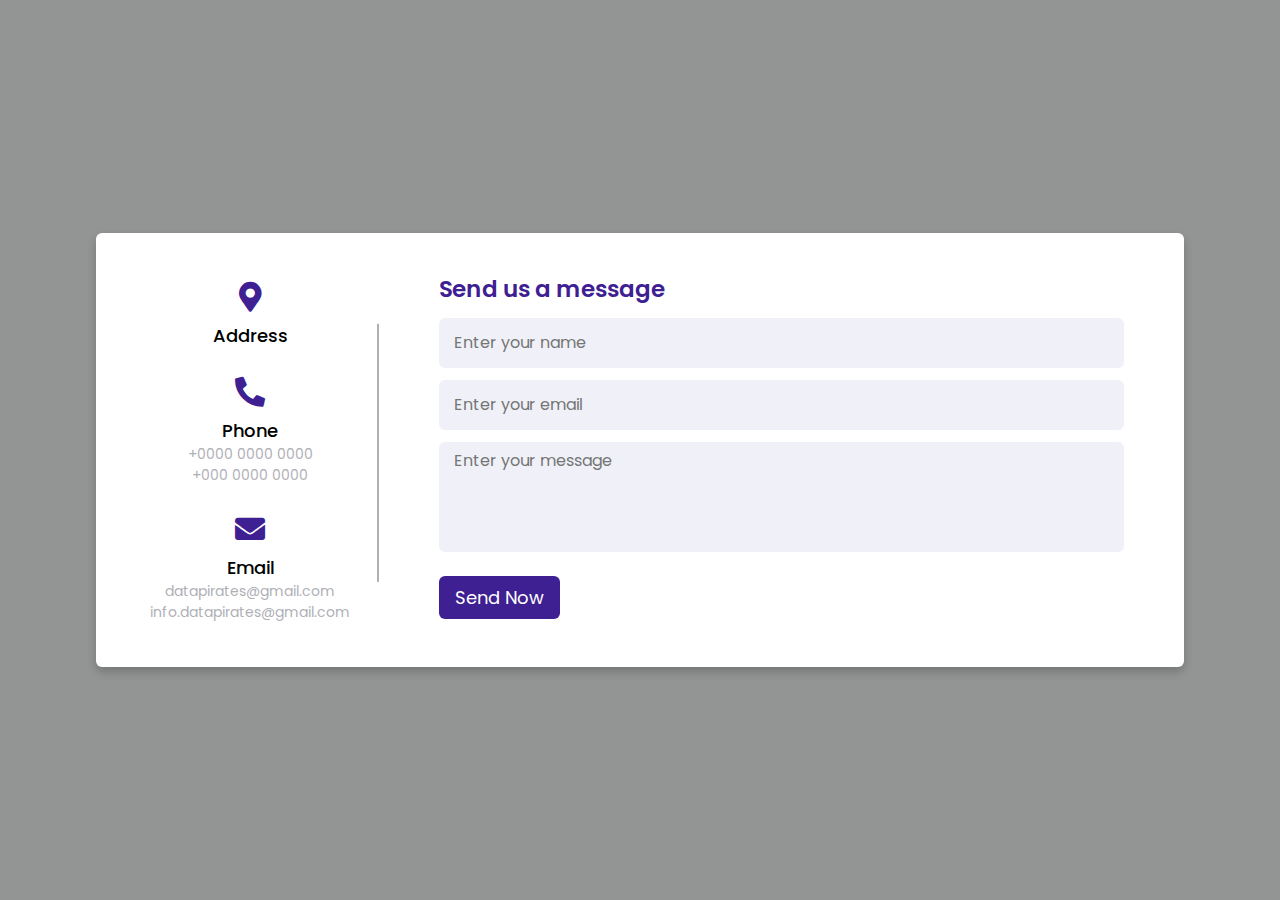
<file: Harshal/contact-us/index.html>
<!DOCTYPE html>
<!-- Designined by CodingLab | www.youtube.com/codinglabyt -->
<html lang="en" dir="ltr">
  <head>
    <meta charset="UTF-8">
    <title> Responsive Contact Us Form  | CodingLab </title>
    <link rel="stylesheet" href="style.css">
    <!-- Fontawesome CDN Link -->
    <link rel="stylesheet" href="https://cdnjs.cloudflare.com/ajax/libs/font-awesome/5.15.2/css/all.min.css"/>
     <meta name="viewport" content="width=device-width, initial-scale=1.0">
   </head>
<body>
  <div class="container">
    <div class="content">
      <div class="left-side">
        <div class="address details">
          <i class="fas fa-map-marker-alt"></i>
          <div class="topic">Address</div>
          
        </div>
        <div class="phone details">
          <i class="fas fa-phone-alt"></i>
          <div class="topic">Phone</div>
          <div class="text-one">+0000 0000 0000</div>
          <div class="text-two">+000 0000 0000</div>
        </div>
        <div class="email details">
          <i class="fas fa-envelope"></i>
          <div class="topic">Email</div>
          <div class="text-one">datapirates@gmail.com</div>
          <div class="text-two">info.datapirates@gmail.com</div>
        </div>
      </div>
      <div class="right-side">
        <div class="topic-text">Send us a message</div>
          <form action="#">
        <div class="input-box">
          <input type="text" placeholder="Enter your name">
        </div>
        <div class="input-box">
          <input type="text" placeholder="Enter your email">
        </div>
        <div class="input-box message-box">
          <textarea placeholder="Enter your message"></textarea>
        </div>
        <div class="button">
          <input type="button" value="Send Now" >
        </div>
      </form>
    </div>
    </div>
  </div>

</body>
</html>
</file>
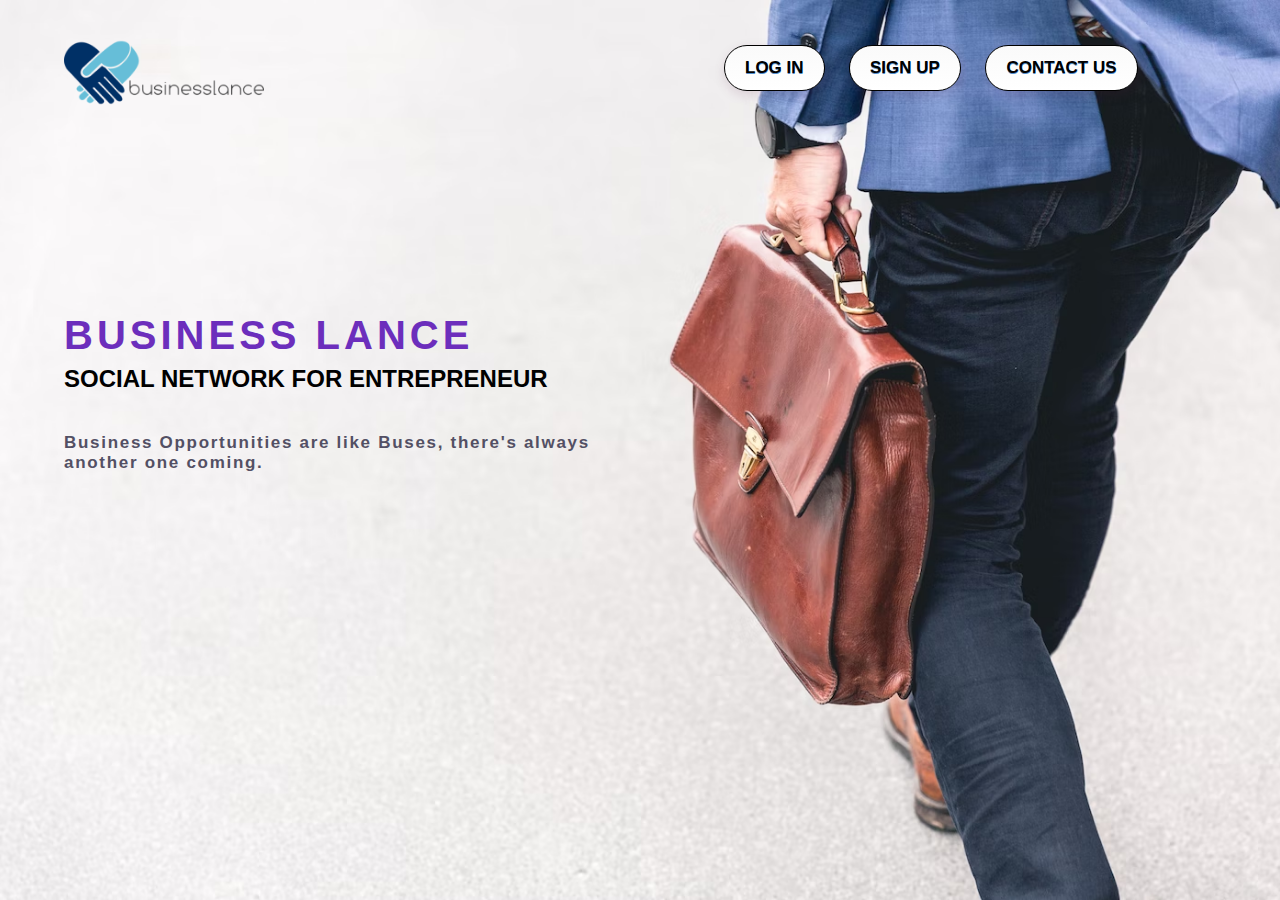
<file: Harshal/homepage/index.html>
<!DOCTYPE html>
<html lang="en">
<head>
    <meta charset="UTF-8">
    <meta http-equiv="X-UA-Compatible" content="IE=edge">
    <meta name="viewport" content="width=device-width, initial-scale=1.0">
    <link rel="stylesheet" type="text/css" href="style.css">
    <title>Business Lance</title>
</head>
<body>
    <div class="container">
        <div class="header">
            <img src="images/logo.png" class="logo">
                <nav>
                    <ul> 
                        <a href="../login/login.html"><button class="btn" id="btn1">Log In</button></a>
                        <a href="../signup-page/signup.html"><button class="btn" id="btn1">Sign Up</button></a>
                        <a href="../contact-us/index.html"><button class="btn" id="btn1">Contact Us</button></a>
                        
                    </ul>
                </nav>
            </div>
        <div class="content">
            <div class="text">
                
                <br>
                <br>
                <br>
                
                
                
                
                <br>
                <br>
                <h1>Business Lance</h1>
                <h2>SOCIAL NETWORK FOR ENTREPRENEUR</h2>
                <p>Business Opportunities are like Buses, there's always another one coming.</p>
                
                <br>
                <br>
                <br>                
                <br>
                <br>
                <br>



                
            </div>
            

        </div>
    </div>
</body>
</html>
</file>
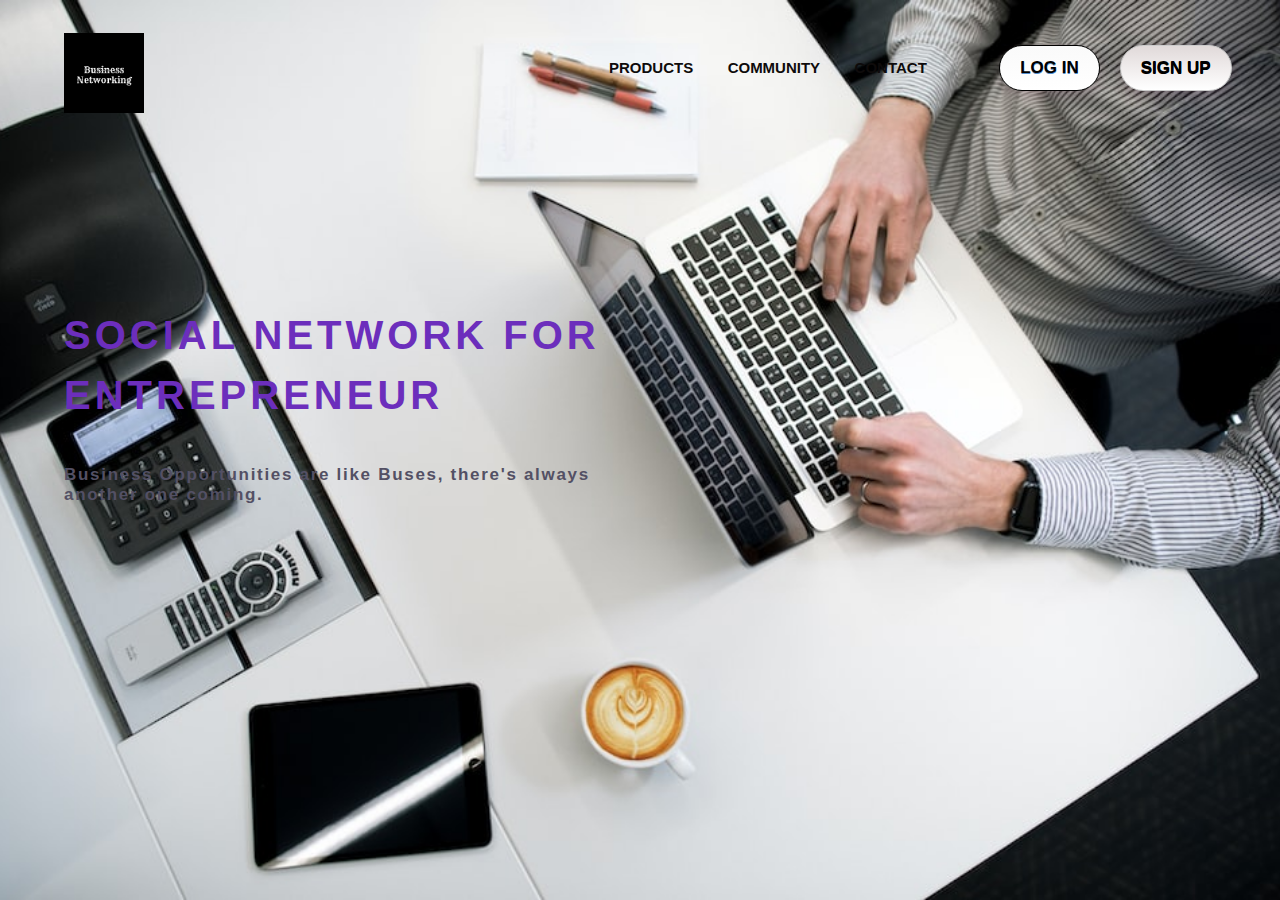
<file: Harshal/Landing Page Design Using HTML _ CSS/index.html>
<!DOCTYPE html>
<html lang="en">
<head>
    <meta charset="UTF-8">
    <meta http-equiv="X-UA-Compatible" content="IE=edge">
    <meta name="viewport" content="width=device-width, initial-scale=1.0">
    <link rel="stylesheet" type="text/css" href="style.css">
    <title>Landing Page Design Using HTML & CSS</title>
</head>
<body>
    <div class="container">
        <div class="header">
            <img src="images/logo.png" class="logo">
            <nav>
                <ul>
                    

                    <li><a href="">Products</a></li>
                    <li><a href="">Community</a></li>
                    <li><a href="">Contact</a></li>
                </ul>
            </nav>
            <button class="btn" id="btn1">Log In</button>
            <button class="btn" id="btn2">Sign Up</button>
        </div>
        <div class="content">
            <div class="text">

                <br>
                <br>
                <br>




                 <br>
                <br>
            <h1>SOCIAL NETWORK FOR ENTREPRENEUR</h1>
            <p>Business Opportunities are like Buses, there's always another one coming.            </p>
            
           </div>
        
       </div>
   </div>
</body>
</html>
</file>
<file: Harshal/contact-us/style.css>
/* Google Font CDN Link */
@import url('https://fonts.googleapis.com/css2?family=Poppins:wght@200;300;400;500;600;700&display=swap');
*{
  margin: 0;
  padding: 0;
  box-sizing: border-box;
  font-family: "Poppins" , sans-serif;
}
body{
  min-height: 100vh;
  width: 100%;
  background: #939595;
  display: flex;
  align-items: center;
  justify-content: center;
}
.container{
  width: 85%;
  background: rgb(255, 255, 255);
  border-radius: 6px;
  padding: 20px 60px 30px 40px;
  box-shadow: 0 5px 10px rgba(0, 0, 0, 0.2);
}
.container .content{
  display: flex;
  align-items: center;
  justify-content: space-between;
}
.container .content .left-side{
  width: 25%;
  height: 100%;
  display: flex;
  flex-direction: column;
  align-items: center;
  justify-content: center;
  margin-top: 15px;
  position: relative;
}
.content .left-side::before{
  content: '';
  position: absolute;
  height: 70%;
  width: 2px;
  right: -15px;
  top: 50%;
  transform: translateY(-50%);
  background: #afafb6;
}
.content .left-side .details{
  margin: 14px;
  text-align: center;
}
.content .left-side .details i{
  font-size: 30px;
  color: #3e2093;
  margin-bottom: 10px;
}
.content .left-side .details .topic{
  font-size: 18px;
  font-weight: 500;
}
.content .left-side .details .text-one,
.content .left-side .details .text-two{
  font-size: 14px;
  color: #afafb6;
}


.container .content .right-side{
  width: 75%;
  margin-left: 75px;
}
.content .right-side .topic-text{
  font-size: 23px;
  font-weight: 600;
  color: #3e2093;
}
.right-side .input-box{
  height: 50px;
  width: 100%;
  margin: 12px 0;
}
.right-side .input-box input,
.right-side .input-box textarea{
  height: 100%;
  width: 100%;
  border: none;
  outline: none;
  font-size: 16px;
  background: #F0F1F8;
  border-radius: 6px;
  padding: 0 15px;
  resize: none;
}
.right-side .message-box{
  min-height: 110px;
}
.right-side .input-box textarea{
  padding-top: 6px;
}
.right-side .button{
  display: inline-block;
  margin-top: 12px;
}
.right-side .button input[type="button"]{
  color: #fff;
  font-size: 18px;
  outline: none;
  border: none;
  padding: 8px 16px;
  border-radius: 6px;
  background: #3e2093;
  cursor: pointer;
  transition: all 0.3s ease;
}
.button input[type="button"]:hover{
  background: #5029bc;
}

@media (max-width: 950px) {
  .container{
    width: 90%;
    padding: 30px 40px 40px 35px ;
  }
  .container .content .right-side{
   width: 75%;
   margin-left: 55px;
}
}
@media (max-width: 820px) {
  .container{
    margin: 40px 0;
    height: 100%;
  }
  .container .content{
    flex-direction: column-reverse;
  }
 .container .content .left-side{
   width: 100%;
   flex-direction: row;
   margin-top: 40px;
   justify-content: center;
   flex-wrap: wrap;
 }
 .container .content .left-side::before{
   display: none;
 }
 .container .content .right-side{
   width: 100%;
   margin-left: 0;
 }
}


































































































































/* /// */
</file>
<file: Harshal/homepage/style.css>
* {
    margin: 0;
    padding: 0;
    font-family: 'Poppins', sans-serif;
}
.container {
    height: 100vh;
    width: 100%;
    background-image: url(images/bag.jpg);
    background-position: center;
    background-size: cover;
    padding-right: 3%;
    padding-left: 5%;
    box-sizing: border-box;
    position: relative; 
}
.header {
    width: 100%;
    height: 15vh;
    margin: auto;
    display: flex;
    align-items: center;
}
.logo {
    width: 200px;
    margin-top: 10px;
    cursor: pointer;
}
nav {
    flex: 1;
    padding-left: 450px;
}
nav ul li {
    display: inline-block;
    list-style: none;
    margin: 0 15px;
}
nav ul li a {
    text-decoration: none;
    color: rgb(14, 11, 11);
    font-family: 'Poppins', sans-serif;
    text-transform: uppercase;
    font-size: 15px;
    font-weight: 600;
}
#btn1 {
    text-transform: uppercase;
    align-self: right;
    background: linear-gradient(to bottom, #fafafa 3%, #ffffff 100%);
    border-radius: 30px;
    border: 1px solid #000000;
    cursor: pointer;
    color: rgb(0, 0, 0);
    font-family: 'Poppins', sans-serif;
    font-size: 17px;
    font-weight: 700;
    padding: 12px 20px;
    margin: 10px;
    text-decoration: none;
    box-shadow: 1px 4px 12px rgba(94,28,68,.15);
    text-shadow: 0px 1px 0px #528ecc;
}
#btn2 {
    text-transform: uppercase;
    background: linear-gradient(to bottom, #e1dada 2%, #fff 100%);
    border-radius: 30px;
    border: 1px solid #cbcbcb;
    cursor: pointer;
    color: #000000;
    font-family: 'Poppins', sans-serif;
    font-size: 17px;
    font-weight: 700;
    padding: 12px 20px;
    margin: 10px;
    text-decoration: none;
    box-shadow: 1px 4px 12px rgba(94,28,68,.15);
    text-shadow: 0px 1px 0px #000000;
}
.btn:hover {
    box-shadow: 3px 8px 22px rgba(94,28,68,.15);
    transform: scale(1.1);
    transition: .2s ease-in-out;
}
.content {
    position: relative;
    display: flex;
    width: 100%;
    align-items: center;
    justify-content: space-between;
}
.content .text {
    position: relative;
    max-width: 600px;
}
.content .text h1 {
    font-family: 'Poppins', sans-serif;
    text-transform: uppercase;
    font-weight: 800;
    margin-top: 80px;
    line-height: 1.5em;
    letter-spacing: .1em;
    font-size: 40px;
    color: rgb(108, 46, 188);
}
.content .text h1 span {
    font-size: 50px;
}
.content .text p {
    font-size: 17px;
    font-weight: 600;
    letter-spacing: .1em;
    margin-top: 40px;
    color: #535064;
 }
.btn3 {
    background: linear-gradient(to bottom, #b5adad 2%, rgb(0, 0, 0) 100%);
    margin-top: 60px;
    margin-left: 140px;
    padding: 15px 30px;
    text-align: center;
    transition: .5s;
    border: none;
    outline: none;
    text-transform: uppercase;
    color: #1b1b1b;
    font-size: 20px;
    font-weight: 700;
    border-radius: 30px;
    box-shadow: 1px 4px 12px rgba(94,28,68,.15);
}
.pepsi {
    display: flex;
    height: 100%;
    position: absolute;
    width: 600px;
    margin-top: 80px;
    padding-left: 440px;
    justify-content: flex-end;
}
</file>
<file: Harshal/Landing Page Design Using HTML _ CSS/style.css>
* {
    margin: 0;
    padding: 0;
    font-family: 'Poppins', sans-serif;
}
.container {
    height: 100vh;
    width: 100%;
    background-image: url(images/bag.jpg);
    background-position: center;
    background-size: cover;
    padding-right: 3%;
    padding-left: 5%;
    box-sizing: border-box;
    position: relative; 
}
.header {
    width: 100%;
    height: 15vh;
    margin: auto;
    display: flex;
    align-items: center;
}
.logo {
    width: 80px;
    margin-top: 10px;
    cursor: pointer;
}
nav {
    flex: 1;
    padding-left: 450px;
}
nav ul li {
    display: inline-block;
    list-style: none;
    margin: 0 15px;
}
nav ul li a {
    text-decoration: none;
    color: rgb(14, 11, 11);
    font-family: 'Poppins', sans-serif;
    text-transform: uppercase;
    font-size: 15px;
    font-weight: 600;
}
#btn1 {
    text-transform: uppercase;
    background: linear-gradient(to bottom, #fafafa 3%, #ffffff 100%);
    border-radius: 30px;
    border: 1px solid #000000;
    cursor: pointer;
    color: rgb(0, 0, 0);
    font-family: 'Poppins', sans-serif;
    font-size: 17px;
    font-weight: 700;
    padding: 12px 20px;
    margin: 10px;
    text-decoration: none;
    box-shadow: 1px 4px 12px rgba(94,28,68,.15);
    text-shadow: 0px 1px 0px #528ecc;
}
#btn2 {
    text-transform: uppercase;
    background: linear-gradient(to bottom, #e1dada 2%, #fff 100%);
    border-radius: 30px;
    border: 1px solid #cbcbcb;
    cursor: pointer;
    color: #000000;
    font-family: 'Poppins', sans-serif;
    font-size: 17px;
    font-weight: 700;
    padding: 12px 20px;
    margin: 10px;
    text-decoration: none;
    box-shadow: 1px 4px 12px rgba(94,28,68,.15);
    text-shadow: 0px 1px 0px #000000;
}
.btn:hover {
    box-shadow: 3px 8px 22px rgba(94,28,68,.15);
    transform: scale(1.1);
    transition: .2s ease-in-out;
}
.content {
    position: relative;
    display: flex;
    width: 100%;
    align-items: center;
    justify-content: space-between;
}
.content .text {
    position: relative;
    max-width: 600px;
}
.content .text h1 {
    font-family: 'Poppins', sans-serif;
    text-transform: uppercase;
    font-weight: 800;
    margin-top: 80px;
    line-height: 1.5em;
    letter-spacing: .1em;
    font-size: 40px;
    color: rgb(108, 46, 188);
}
.content .text h1 span {
    font-size: 50px;
}
.content .text p {
    font-size: 17px;
    font-weight: 600;
    letter-spacing: .1em;
    margin-top: 40px;
    color: #535064;
 }
.btn3 {
    background: linear-gradient(to bottom, #b5adad 2%, rgb(0, 0, 0) 100%);
    margin-top: 60px;
    margin-left: 140px;
    padding: 15px 30px;
    text-align: center;
    transition: .5s;
    border: none;
    outline: none;
    text-transform: uppercase;
    color: #1b1b1b;
    font-size: 20px;
    font-weight: 700;
    border-radius: 30px;
    box-shadow: 1px 4px 12px rgba(94,28,68,.15);
}
.pepsi {
    display: flex;
    height: 100%;
    position: absolute;
    width: 600px;
    margin-top: 80px;
    padding-left: 440px;
    justify-content: flex-end;
}
</file>
